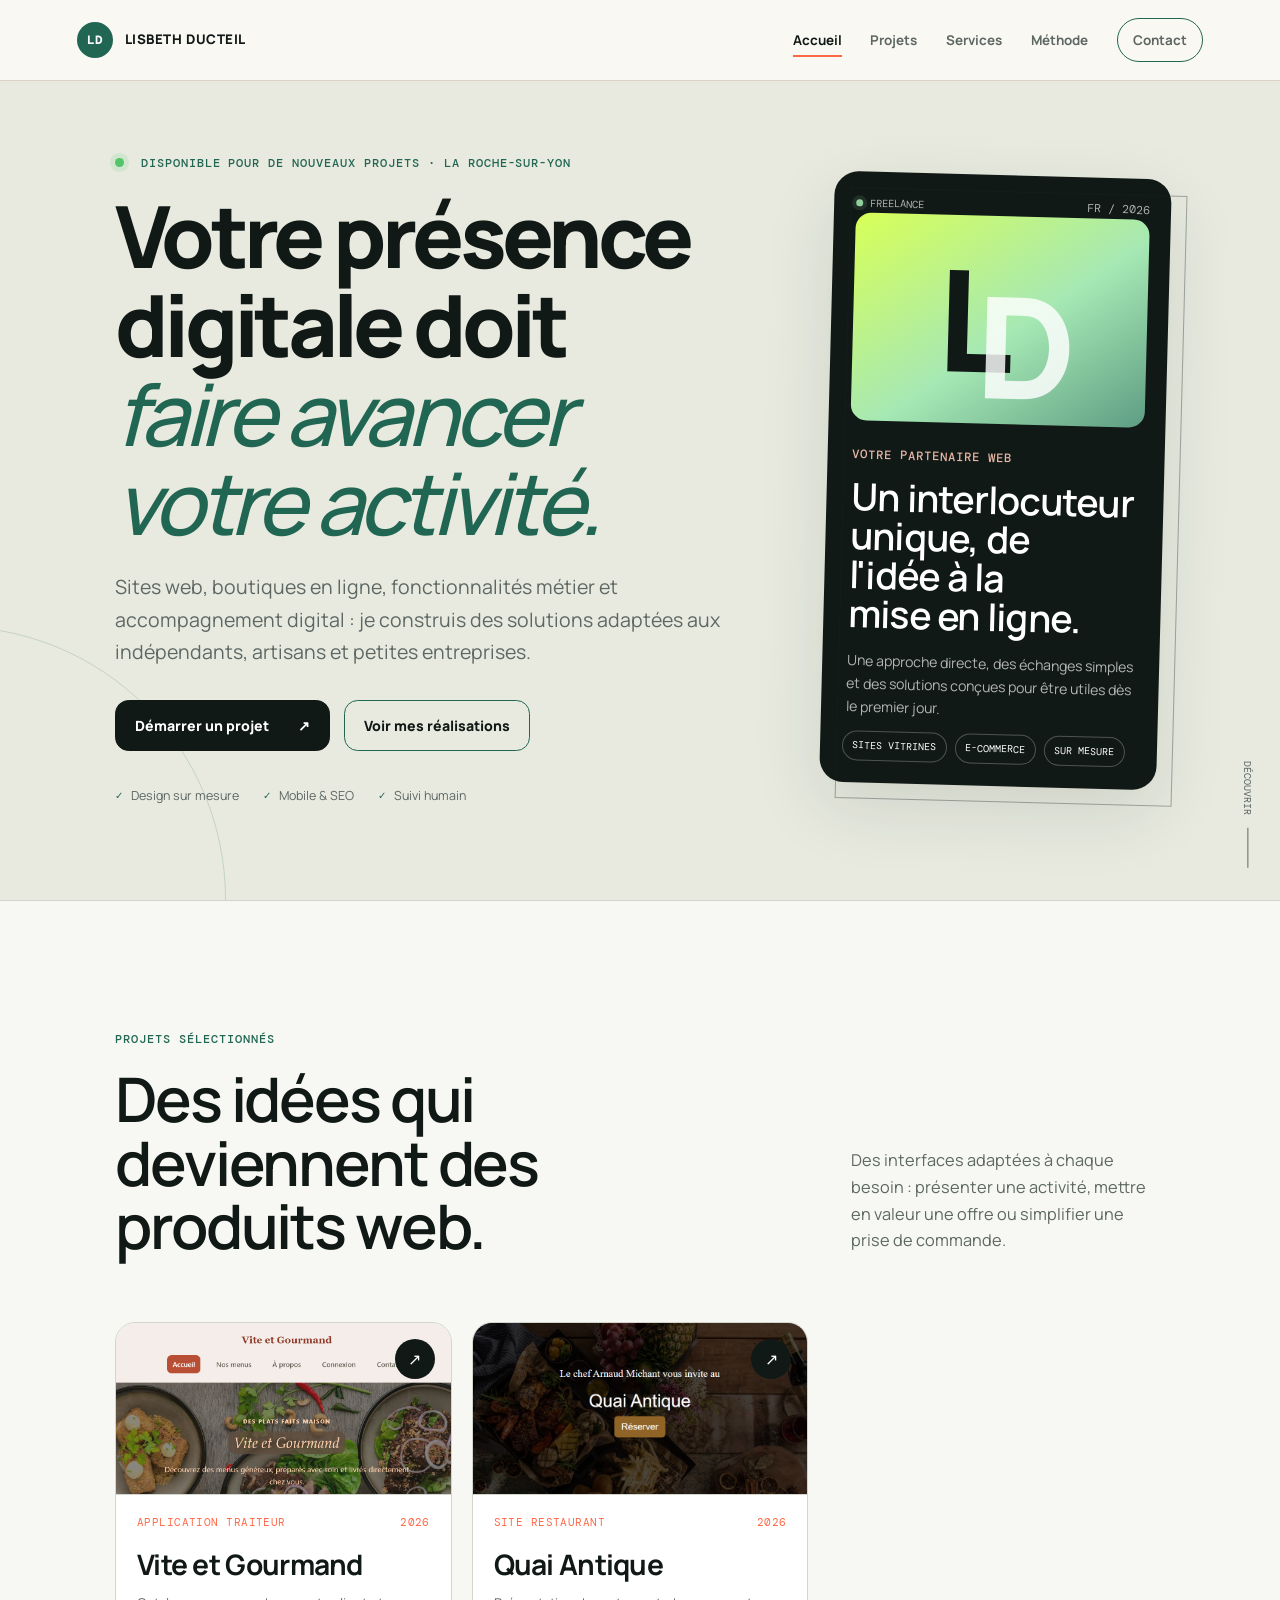
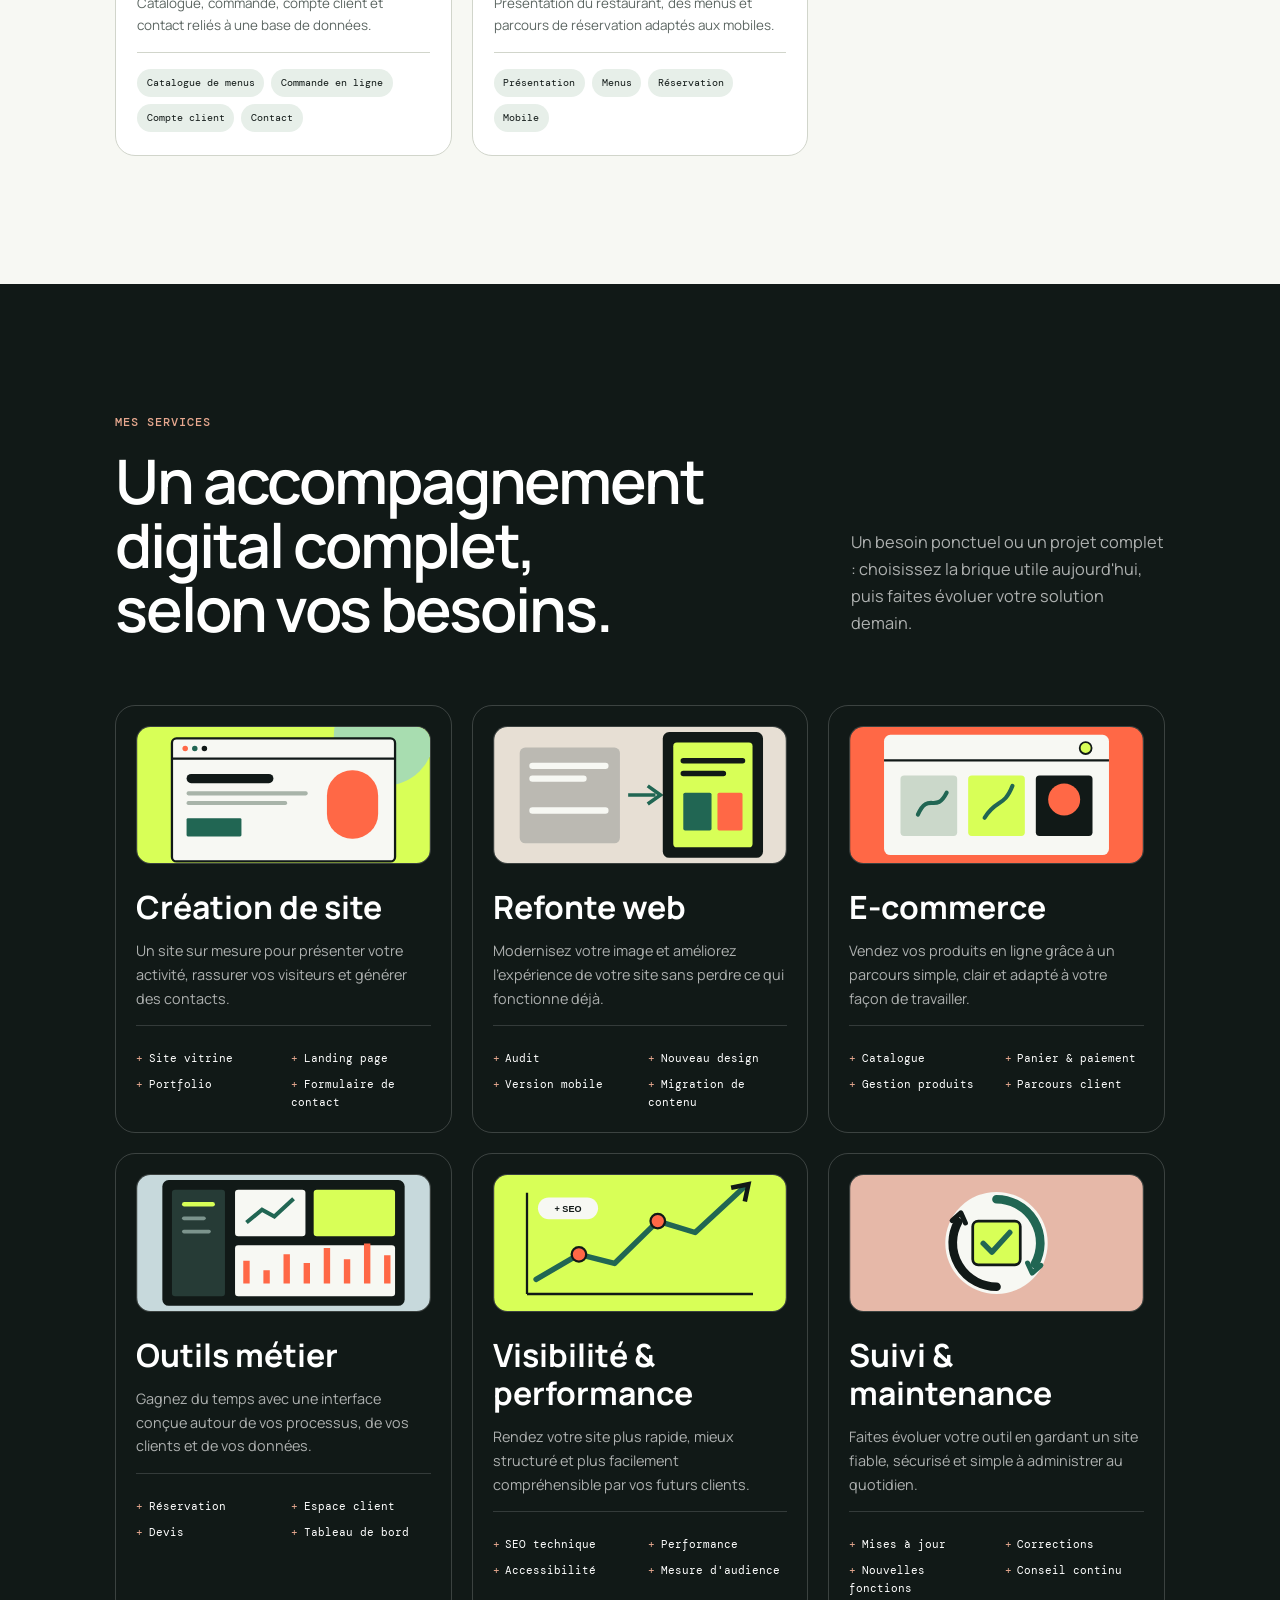
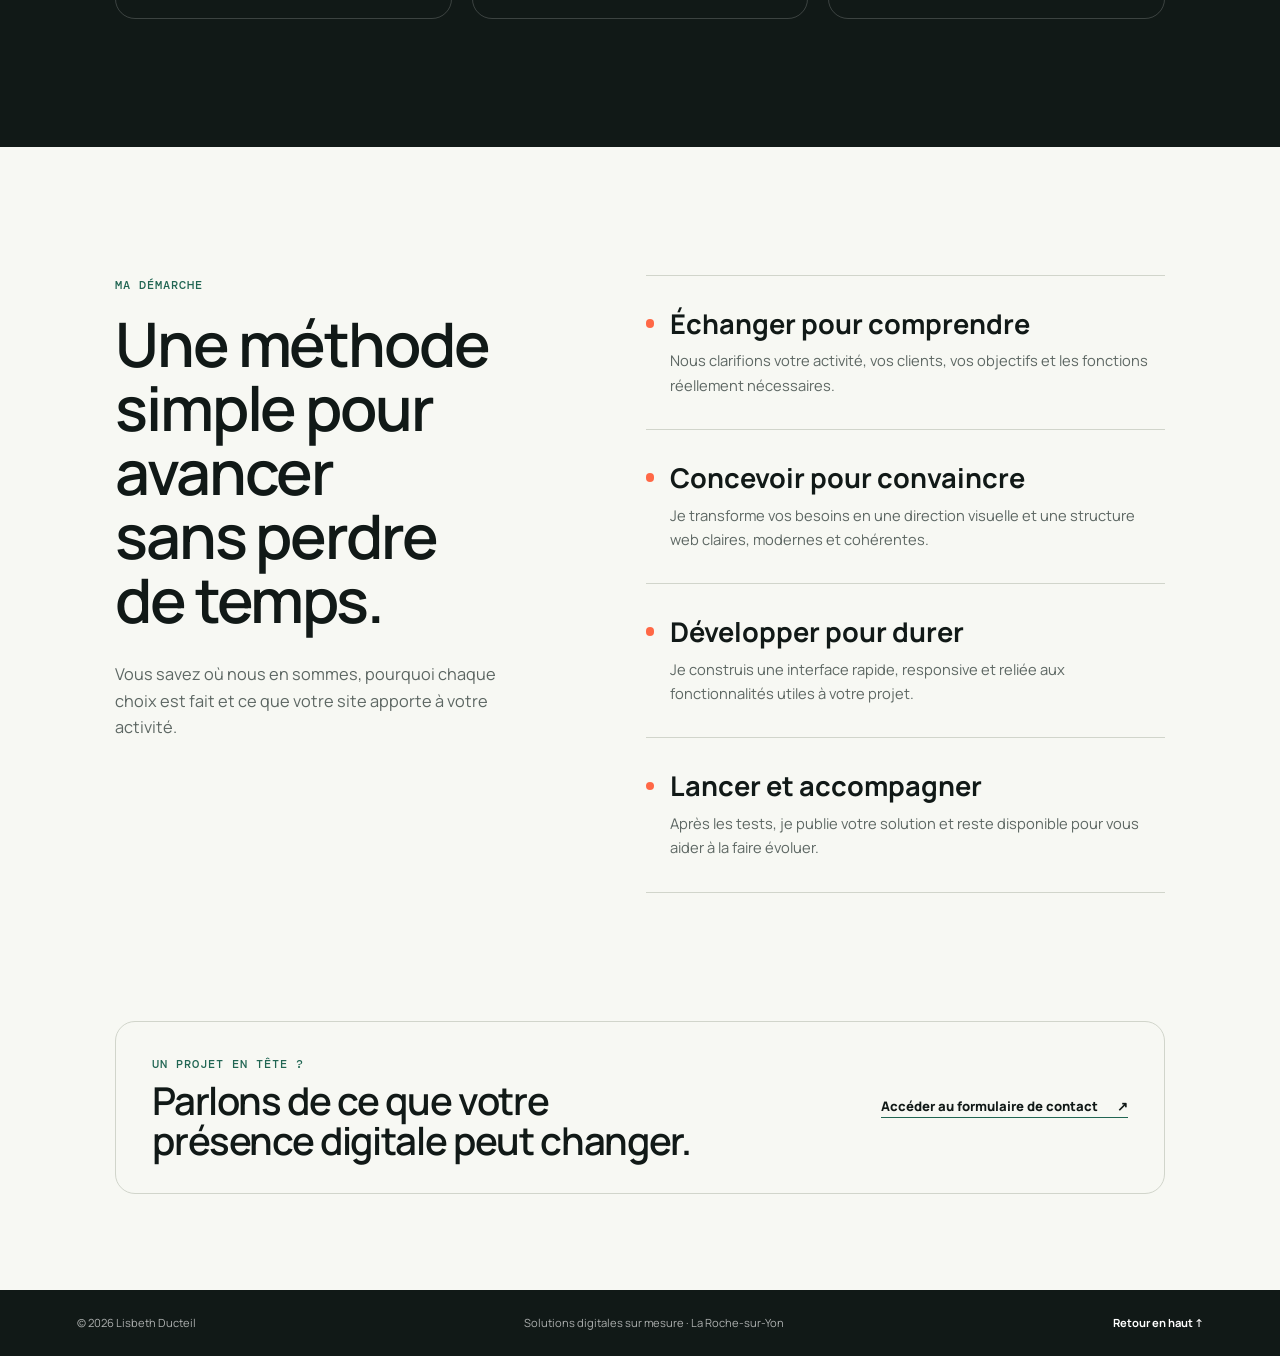
<file: index.html>
<!doctype html>
<html lang="fr">
<head>
  <meta charset="utf-8">
  <meta name="viewport" content="width=device-width, initial-scale=1">
  <meta name="description" content="Lisbeth Ducteil, développeuse web indépendante à La Roche-sur-Yon. Création de sites modernes, rapides et efficaces pour artisans, commerces et indépendants.">
  <meta name="theme-color" content="#111917">
  <title>Lisbeth Ducteil — Développeuse web indépendante</title>
  <link rel="preconnect" href="https://fonts.googleapis.com">
  <link rel="preconnect" href="https://fonts.gstatic.com" crossorigin>
  <link href="https://fonts.googleapis.com/css2?family=DM+Mono:wght@400;500&family=Fraunces:opsz,wght@9..144,500;9..144,600&family=Manrope:wght@400;500;600;700;800&display=swap" rel="stylesheet">
  <link rel="stylesheet" href="styles.css?v=20261124-3">
  <script src="script.js?v=20261124-3" defer></script>
</head>
<body>
  <a class="skip-link" href="#contenu">Aller au contenu</a>

  <header class="site-header">
    <div class="topbar">
      <a class="logo" href="#accueil" aria-label="Lisbeth Ducteil, retour à l'accueil">
        <span class="logo-mark" aria-hidden="true">LD</span>
        <span>Lisbeth Ducteil</span>
      </a>

      <button class="menu-toggle" type="button" aria-expanded="false" aria-controls="navigation-principale">
        <span class="menu-toggle-label">Menu</span>
        <span class="menu-icon" aria-hidden="true"><i></i><i></i></span>
      </button>

      <nav id="navigation-principale" class="navigation" aria-label="Navigation principale">
        <a href="#accueil">Accueil</a>
        <a href="#projets">Projets</a>
        <a href="#services">Services</a>
        <a href="#demarche">Méthode</a>
        <a class="nav-contact" href="contact.html">Contact</a>
      </nav>
    </div>
  </header>

  <main id="contenu">
    <section id="accueil" class="hero" aria-labelledby="titre-hero">
      <div class="hero-grid">
        <div class="hero-copy">
          <p class="eyebrow"><span class="availability-dot" aria-hidden="true"></span> Disponible pour de nouveaux projets · La Roche-sur-Yon</p>
          <h1 id="titre-hero">Votre présence digitale doit <em>faire avancer votre activité.</em></h1>
          <p class="hero-intro">Sites web, boutiques en ligne, fonctionnalités métier et accompagnement digital : je construis des solutions adaptées aux indépendants, artisans et petites entreprises.</p>
          <div class="hero-actions">
            <a class="button button-primary" href="contact.html#formulaire-contact">Démarrer un projet <span aria-hidden="true">↗</span></a>
            <a class="button button-secondary" href="#projets">Voir mes réalisations</a>
          </div>
          <ul class="hero-facts" aria-label="Informations clés">
            <li><span aria-hidden="true">✓</span> Design sur mesure</li>
            <li><span aria-hidden="true">✓</span> Mobile &amp; SEO</li>
            <li><span aria-hidden="true">✓</span> Suivi humain</li>
          </ul>
        </div>

        <aside class="profile-card" aria-label="Profil de Lisbeth Ducteil, développeuse web indépendante">
          <div class="profile-card-top">
            <span class="status"><i aria-hidden="true"></i> Freelance</span>
            <span class="mono">FR / 2026</span>
          </div>
          <div class="profile-initials" aria-hidden="true">
            <span>L</span><span>D</span>
          </div>
          <div class="profile-card-copy">
            <p class="eyebrow">Votre partenaire web</p>
            <h2>Un interlocuteur unique, de l'idée à la mise en ligne.</h2>
            <p>Une approche directe, des échanges simples et des solutions conçues pour être utiles dès le premier jour.</p>
          </div>
          <ul class="profile-tags" aria-label="Types de projets proposés">
            <li>Sites vitrines</li>
            <li>E-commerce</li>
            <li>Sur mesure</li>
          </ul>
        </aside>
      </div>
      <div class="scroll-hint" aria-hidden="true"><span>Découvrir</span><i></i></div>
    </section>

    <section id="projets" class="section projects-section" aria-labelledby="titre-projets">
      <div class="section-heading reveal">
        <div>
          <p class="eyebrow">Projets sélectionnés</p>
          <h2 id="titre-projets">Des idées qui deviennent des produits web.</h2>
        </div>
        <p>Des interfaces adaptées à chaque besoin : présenter une activité, mettre en valeur une offre ou simplifier une prise de commande.</p>
      </div>

      <div class="projects-grid">
        <a class="project-card project-featured reveal project-link" href="https://lightblue-yak-778177.hostingersite.com/" target="_blank" rel="noopener noreferrer" aria-label="Voir le site Vite et Gourmand dans un nouvel onglet">
          <div class="project-media">
            <img src="images/vite-et-gourmand.png" alt="" loading="lazy">
            <span class="project-open" aria-hidden="true">↗</span>
          </div>
          <div class="project-content">
            <div class="project-meta"><span>Application traiteur</span><span>2026</span></div>
            <h3>Vite et Gourmand</h3>
            <p class="project-summary">Catalogue, commande, compte client et contact reliés à une base de données.</p>
            <ul class="project-benefits" aria-label="Fonctionnalités proposées">
              <li>Catalogue de menus</li><li>Commande en ligne</li><li>Compte client</li><li>Contact</li>
            </ul>
          </div>
        </a>

        <a class="project-card reveal project-link" href="https://total-darkslateblue-goat-08.hostingersite.com/" target="_blank" rel="noopener noreferrer" aria-label="Voir le site Quai Antique dans un nouvel onglet">
          <div class="project-media">
            <img src="images/quai-antique.png" alt="Aperçu du site Quai Antique" loading="lazy">
            <span class="project-open" aria-hidden="true">↗</span>
          </div>
          <div class="project-content">
            <div class="project-meta"><span>Site restaurant</span><span>2026</span></div>
            <h3>Quai Antique</h3>
            <p class="project-summary">Présentation du restaurant, des menus et parcours de réservation adaptés aux mobiles.</p>
            <ul class="project-benefits" aria-label="Fonctionnalités proposées">
              <li>Présentation</li><li>Menus</li><li>Réservation</li><li>Mobile</li>
            </ul>
          </div>
        </a>
      </div>
    </section>

    <section id="services" class="skills-section" aria-labelledby="titre-competences">
      <div class="section">
        <div class="section-heading light reveal">
          <div>
            <p class="eyebrow">Mes services</p>
            <h2 id="titre-competences">Un accompagnement digital complet, selon vos besoins.</h2>
          </div>
          <p>Un besoin ponctuel ou un projet complet : choisissez la brique utile aujourd'hui, puis faites évoluer votre solution demain.</p>
        </div>

        <div class="skills-grid">
          <article class="skill-card reveal">
            <div class="service-visual"><img src="images/service-site.svg" alt=""></div>
            <h3>Création de site</h3>
            <p>Un site sur mesure pour présenter votre activité, rassurer vos visiteurs et générer des contacts.</p>
            <ul><li>Site vitrine</li><li>Landing page</li><li>Portfolio</li><li>Formulaire de contact</li></ul>
          </article>
          <article class="skill-card reveal">
            <div class="service-visual"><img src="images/service-refonte.svg" alt=""></div>
            <h3>Refonte web</h3>
            <p>Modernisez votre image et améliorez l'expérience de votre site sans perdre ce qui fonctionne déjà.</p>
            <ul><li>Audit</li><li>Nouveau design</li><li>Version mobile</li><li>Migration de contenu</li></ul>
          </article>
          <article class="skill-card reveal">
            <div class="service-visual"><img src="images/service-commerce.svg" alt=""></div>
            <h3>E-commerce</h3>
            <p>Vendez vos produits en ligne grâce à un parcours simple, clair et adapté à votre façon de travailler.</p>
            <ul><li>Catalogue</li><li>Panier & paiement</li><li>Gestion produits</li><li>Parcours client</li></ul>
          </article>
          <article class="skill-card reveal">
            <div class="service-visual"><img src="images/service-outil.svg" alt=""></div>
            <h3>Outils métier</h3>
            <p>Gagnez du temps avec une interface conçue autour de vos processus, de vos clients et de vos données.</p>
            <ul><li>Réservation</li><li>Espace client</li><li>Devis</li><li>Tableau de bord</li></ul>
          </article>
          <article class="skill-card reveal">
            <div class="service-visual"><img src="images/service-visibilite.svg" alt=""></div>
            <h3>Visibilité & performance</h3>
            <p>Rendez votre site plus rapide, mieux structuré et plus facilement compréhensible par vos futurs clients.</p>
            <ul><li>SEO technique</li><li>Performance</li><li>Accessibilité</li><li>Mesure d'audience</li></ul>
          </article>
          <article class="skill-card reveal">
            <div class="service-visual"><img src="images/service-suivi.svg" alt=""></div>
            <h3>Suivi & maintenance</h3>
            <p>Faites évoluer votre outil en gardant un site fiable, sécurisé et simple à administrer au quotidien.</p>
            <ul><li>Mises à jour</li><li>Corrections</li><li>Nouvelles fonctions</li><li>Conseil continu</li></ul>
          </article>
        </div>
      </div>
    </section>

    <section id="demarche" class="section process-section" aria-labelledby="titre-demarche">
      <div class="process-intro reveal">
        <p class="eyebrow">Ma démarche</p>
        <h2 id="titre-demarche">Une méthode simple pour avancer sans perdre de temps.</h2>
        <p>Vous savez où nous en sommes, pourquoi chaque choix est fait et ce que votre site apporte à votre activité.</p>
      </div>
      <div class="process-steps">
        <article class="reveal"><h3>Échanger pour comprendre</h3><p>Nous clarifions votre activité, vos clients, vos objectifs et les fonctions réellement nécessaires.</p></article>
        <article class="reveal"><h3>Concevoir pour convaincre</h3><p>Je transforme vos besoins en une direction visuelle et une structure web claires, modernes et cohérentes.</p></article>
        <article class="reveal"><h3>Développer pour durer</h3><p>Je construis une interface rapide, responsive et reliée aux fonctionnalités utiles à votre projet.</p></article>
        <article class="reveal"><h3>Lancer et accompagner</h3><p>Après les tests, je publie votre solution et reste disponible pour vous aider à la faire évoluer.</p></article>
      </div>
    </section>

    <aside class="contact-teaser" aria-labelledby="titre-contact-rappel">
      <div>
        <p class="eyebrow">Un projet en tête ?</p>
        <h2 id="titre-contact-rappel">Parlons de ce que votre présence digitale peut changer.</h2>
      </div>
      <a class="text-link" href="contact.html#formulaire-contact">Accéder au formulaire de contact <span aria-hidden="true">↗</span></a>
    </aside>
  </main>

  <footer class="site-footer">
    <div class="footer-inner">
      <p>© <span id="annee">2026</span> Lisbeth Ducteil</p>
      <p>Solutions digitales sur mesure · La Roche-sur-Yon</p>
      <a href="#accueil">Retour en haut <span aria-hidden="true">↑</span></a>
    </div>
  </footer>
</body>
</html>
</file>
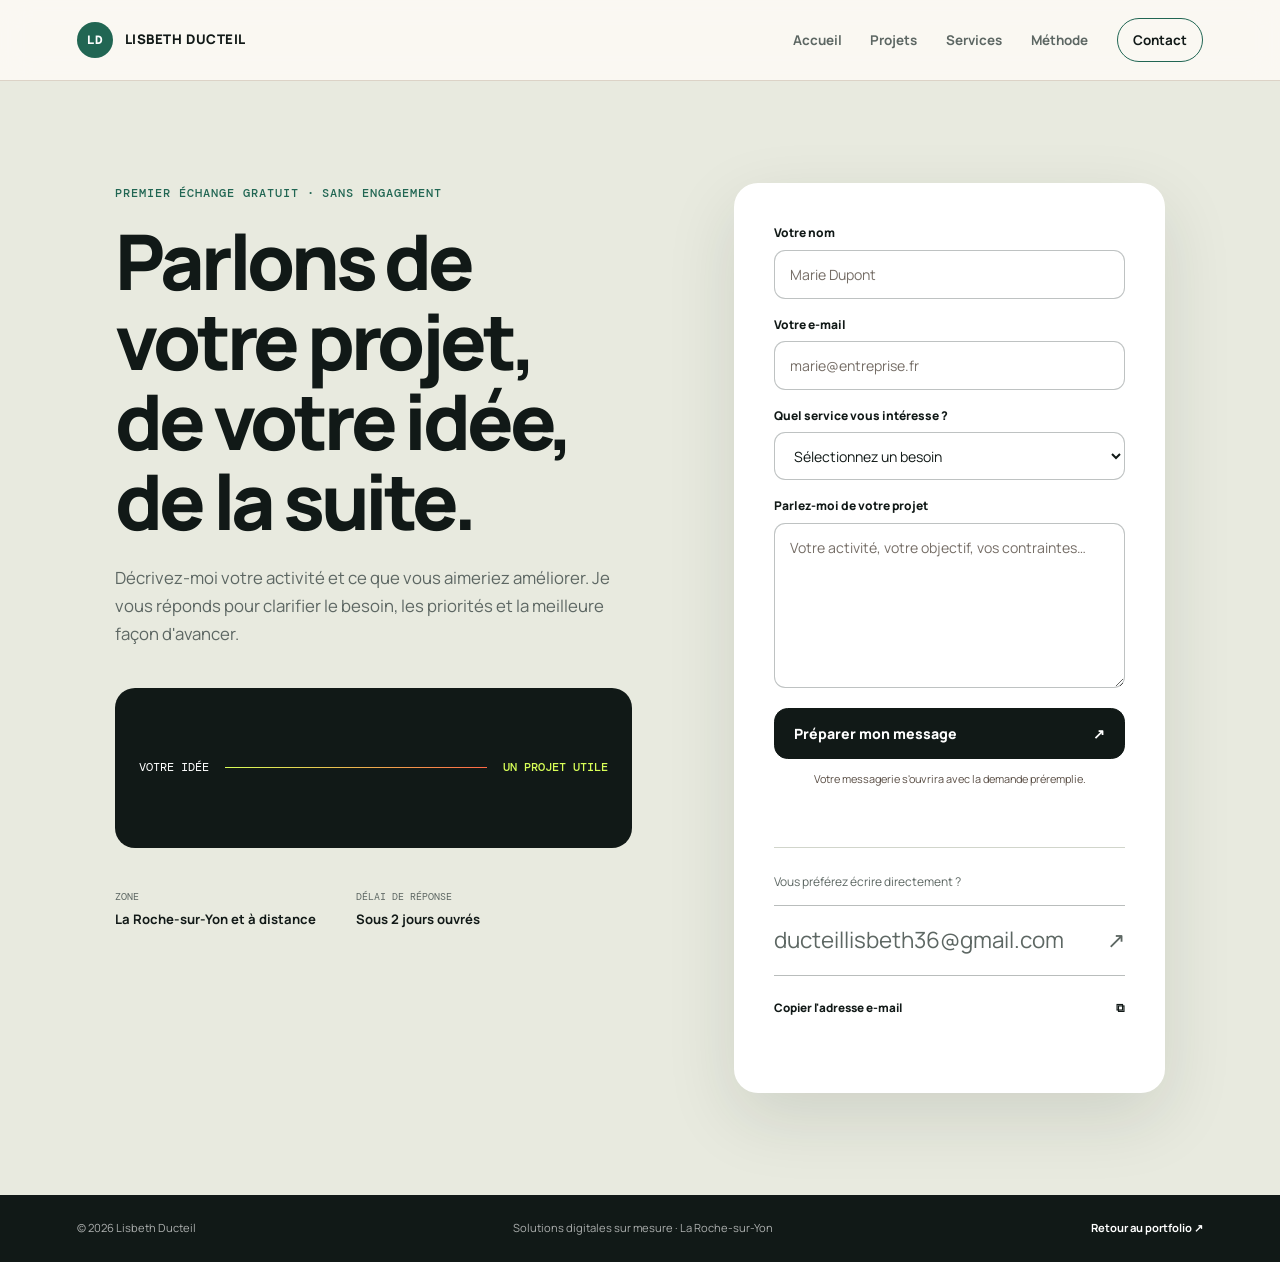
<file: contact.html>
<!doctype html>
<html lang="fr">
<head>
  <meta charset="utf-8">
  <meta name="viewport" content="width=device-width, initial-scale=1">
  <meta name="description" content="Contactez Lisbeth Ducteil pour parler de votre site web, de votre boutique en ligne ou de votre projet digital. Premier échange gratuit.">
  <meta name="theme-color" content="#111917">
  <title>Contact — Lisbeth Ducteil</title>
  <link rel="preconnect" href="https://fonts.googleapis.com">
  <link rel="preconnect" href="https://fonts.gstatic.com" crossorigin>
  <link href="https://fonts.googleapis.com/css2?family=DM+Mono:wght@400;500&family=Manrope:wght@400;500;600;700;800&display=swap" rel="stylesheet">
  <link rel="stylesheet" href="styles.css?v=20261124-3">
  <script src="script.js?v=20261124-3" defer></script>
</head>
<body class="contact-page">
  <a class="skip-link" href="#contenu">Aller au contenu</a>
  <header class="site-header">
    <div class="topbar">
      <a class="logo" href="index.html" aria-label="Lisbeth Ducteil, retour à l'accueil">
        <span class="logo-mark" aria-hidden="true">LD</span>
        <span>Lisbeth Ducteil</span>
      </a>
      <button class="menu-toggle" type="button" aria-expanded="false" aria-controls="navigation-principale">
        <span class="menu-toggle-label">Menu</span>
        <span class="menu-icon" aria-hidden="true"><i></i><i></i></span>
      </button>
      <nav id="navigation-principale" class="navigation" aria-label="Navigation principale">
        <a href="index.html">Accueil</a>
        <a href="index.html#projets">Projets</a>
        <a href="index.html#services">Services</a>
        <a href="index.html#demarche">Méthode</a>
        <a class="nav-contact active" href="contact.html" aria-current="page">Contact</a>
      </nav>
    </div>
  </header>

  <main id="contenu" class="contact-page-main">
    <section class="contact-hero" aria-labelledby="titre-contact-page">
      <div class="contact-page-intro reveal">
        <p class="eyebrow">Premier échange gratuit · Sans engagement</p>
        <h1 id="titre-contact-page">Parlons de votre projet, de votre idée, de la suite.</h1>
        <p>Décrivez-moi votre activité et ce que vous aimeriez améliorer. Je vous réponds pour clarifier le besoin, les priorités et la meilleure façon d'avancer.</p>
        <div class="contact-visual" aria-hidden="true">
          <span>Votre idée</span><i></i><strong>Un projet utile</strong>
        </div>
        <dl class="contact-infos">
          <div><dt>Zone</dt><dd>La Roche-sur-Yon et à distance</dd></div>
          <div><dt>Délai de réponse</dt><dd>Sous 2 jours ouvrés</dd></div>
        </dl>
      </div>

      <div class="contact-panel reveal">
        <form class="contact-form" id="formulaire-contact">
          <div class="form-row">
            <label for="nom">Votre nom</label>
            <input id="nom" name="nom" type="text" autocomplete="name" placeholder="Marie Dupont" required>
          </div>
          <div class="form-row">
            <label for="email">Votre e-mail</label>
            <input id="email" name="email" type="email" autocomplete="email" placeholder="marie@entreprise.fr" required>
          </div>
          <div class="form-row">
            <label for="projet">Quel service vous intéresse ?</label>
            <select id="projet" name="projet" required>
              <option value="" selected disabled>Sélectionnez un besoin</option>
              <option>Création de site</option>
              <option>Refonte web</option>
              <option>Boutique en ligne</option>
              <option>Outil métier sur mesure</option>
              <option>Visibilité et performance</option>
              <option>Maintenance et suivi</option>
              <option>Je ne sais pas encore</option>
            </select>
          </div>
          <div class="form-row">
            <label for="message">Parlez-moi de votre projet</label>
            <textarea id="message" name="message" rows="6" placeholder="Votre activité, votre objectif, vos contraintes…" minlength="20" required></textarea>
          </div>
          <button class="button button-primary form-submit" type="submit">Préparer mon message <span aria-hidden="true">↗</span></button>
          <p class="form-note">Votre messagerie s'ouvrira avec la demande préremplie.</p>
          <p class="form-feedback" aria-live="polite"></p>
        </form>
        <div class="direct-contact">
          <span>Vous préférez écrire directement ?</span>
          <a class="contact-email" href="mailto:ducteillisbeth36@gmail.com?subject=Parlons%20de%20mon%20projet%20digital">ducteillisbeth36@gmail.com <span aria-hidden="true">↗</span></a>
          <button class="copy-email" type="button" data-copy-email="ducteillisbeth36@gmail.com">
            <span>Copier l'adresse e-mail</span><span aria-hidden="true">⧉</span>
          </button>
          <p class="copy-feedback" aria-live="polite"></p>
        </div>
      </div>
    </section>
  </main>

  <footer class="site-footer">
    <div class="footer-inner">
      <p>© <span id="annee">2026</span> Lisbeth Ducteil</p>
      <p>Solutions digitales sur mesure · La Roche-sur-Yon</p>
      <a href="index.html">Retour au portfolio <span aria-hidden="true">↗</span></a>
    </div>
  </footer>
</body>
</html>
</file>
<file: styles.css>
:root {
  --ink: #111917;
  --muted: #5d6763;
  --paper: #f7f8f3;
  --sand: #e8eadf;
  --line: #d1d5cb;
  --green: #216653;
  --green-dark: #111917;
  --coral: #ff6846;
  --lime: #d8ff57;
  --white: #ffffff;
  --serif: "Manrope", sans-serif;
  --sans: "Manrope", sans-serif;
  --mono: "DM Mono", monospace;
  --shadow: 0 24px 70px rgba(23, 39, 36, .12);
}

* { box-sizing: border-box; }
html { scroll-behavior: smooth; scroll-padding-top: 6rem; }
html, body { max-width: 100%; overflow-x: clip; }
body { margin: 0; background: var(--paper); color: var(--ink); font-family: var(--sans); line-height: 1.65; }
body.menu-open { overflow: hidden; }
a { color: inherit; }
img { display: block; max-width: 100%; }
button { color: inherit; font: inherit; }
h1, h2, h3, p { margin-top: 0; }
h1, h2, h3 { text-wrap: balance; }
h1, h2 { font-family: var(--serif); font-weight: 600; line-height: 1.04; letter-spacing: -.035em; }
h1 { max-width: 900px; margin-bottom: 1.5rem; font-size: clamp(3.2rem, 6.7vw, 6rem); font-weight: 800; letter-spacing: -.055em; }
h2 { margin-bottom: 0; font-size: clamp(2.35rem, 4.8vw, 4.25rem); }
h3 { margin-bottom: .8rem; font-size: 1.45rem; line-height: 1.2; }
ul { margin: 0; }

.sr-only { position: absolute; width: 1px; height: 1px; overflow: hidden; clip: rect(0, 0, 0, 0); white-space: nowrap; }
.skip-link { position: fixed; z-index: 100; top: .75rem; left: .75rem; padding: .7rem 1rem; background: var(--ink); color: var(--white); transform: translateY(-160%); }
.skip-link:focus { transform: translateY(0); }
.mono { font-family: var(--mono); font-size: .72rem; }
.eyebrow { margin-bottom: 1.1rem; color: var(--green); font-family: var(--mono); font-size: .76rem; font-weight: 500; letter-spacing: .08em; text-transform: uppercase; }

.site-header { position: sticky; z-index: 50; top: 0; background: rgba(250, 248, 242, .92); border-bottom: 1px solid rgba(215, 205, 192, .85); backdrop-filter: blur(14px); }
.topbar { display: flex; min-height: 5rem; width: min(88%, 1240px); margin: auto; align-items: center; justify-content: space-between; }
.logo { display: inline-flex; align-items: center; gap: .75rem; font-size: .83rem; font-weight: 800; letter-spacing: .04em; text-decoration: none; text-transform: uppercase; }
.logo-mark { display: grid; width: 2.25rem; height: 2.25rem; border-radius: 50%; background: var(--green); color: var(--white); font-family: var(--mono); font-size: .72rem; place-items: center; }
.navigation { display: flex; align-items: center; gap: 1.8rem; }
.navigation a { position: relative; color: var(--muted); font-size: .84rem; font-weight: 700; text-decoration: none; }
.navigation a:not(.nav-contact)::after { position: absolute; right: 0; bottom: -.4rem; left: 0; height: 2px; background: var(--coral); content: ""; transform: scaleX(0); transform-origin: right; transition: transform .25s ease; }
.navigation a:hover, .navigation a:focus-visible, .navigation a.active { color: var(--ink); }
.navigation a:hover::after, .navigation a:focus-visible::after, .navigation a.active::after { transform: scaleX(1); transform-origin: left; }
.nav-contact { padding: .65rem .95rem; border: 1px solid var(--green); border-radius: 999px; }
.menu-toggle { display: none; border: 0; background: none; cursor: pointer; }

.hero { position: relative; min-height: calc(100vh - 5rem); overflow: hidden; background: var(--sand); border-bottom: 1px solid var(--line); }
.hero::before { position: absolute; width: 34rem; height: 34rem; border: 1px solid rgba(33, 102, 83, .18); border-radius: 50%; content: ""; left: -20rem; bottom: -17rem; }
.hero-grid { display: grid; width: min(82%, 1240px); min-height: calc(100vh - 8.5rem); margin: auto; padding: 4.5rem 0 5.5rem; grid-template-columns: minmax(0, 1.2fr) minmax(320px, .65fr); align-items: center; gap: clamp(3rem, 7vw, 6rem); }
.hero-copy { position: relative; z-index: 1; }
.hero h1 em { color: var(--green); font-weight: 500; }
.availability-dot { display: inline-block; width: .55rem; height: .55rem; margin-right: .55rem; border-radius: 50%; background: #52c56a; box-shadow: 0 0 0 5px rgba(82,197,106,.14); }
.hero-intro { max-width: 690px; margin-bottom: 0; color: var(--muted); font-size: clamp(1.05rem, 1.8vw, 1.22rem); }
.hero-actions { display: flex; flex-wrap: wrap; gap: .85rem; margin-top: 2rem; }
.button { display: inline-flex; min-height: 3.2rem; padding: .8rem 1.2rem; align-items: center; justify-content: center; gap: 1.8rem; border: 1px solid var(--green); border-radius: .85rem; font-size: .88rem; font-weight: 800; text-decoration: none; transition: transform .2s ease, background .2s ease, color .2s ease; }
.button:hover, .button:focus-visible { transform: translateY(-3px); }
.button-primary { border-color: var(--ink); background: var(--ink); color: var(--white); }
.button-primary:hover, .button-primary:focus-visible { background: var(--green); }
.button-secondary:hover, .button-secondary:focus-visible { background: var(--white); }
.hero-facts { display: flex; flex-wrap: wrap; gap: 1.5rem; margin-top: 2.2rem; padding: 0; color: var(--muted); font-size: .78rem; list-style: none; }
.hero-facts li { display: flex; align-items: center; gap: .5rem; }
.hero-facts li span { color: var(--green); font-family: var(--mono); font-size: .64rem; }

.profile-card { position: relative; padding: 1.35rem; border-radius: 1.5rem; background: var(--green-dark); box-shadow: var(--shadow); color: var(--white); transform: rotate(1.5deg); }
.profile-card:hover { transform: rotate(0); }
.profile-card::after { position: absolute; z-index: -1; inset: 1rem -1rem -1rem 1rem; border: 1px solid rgba(23, 39, 36, .35); content: ""; }
.profile-card-top { display: flex; justify-content: space-between; color: rgba(255,255,255,.65); font-family: var(--mono); font-size: .65rem; text-transform: uppercase; }
.status { display: inline-flex; align-items: center; gap: .45rem; }
.status i { width: .45rem; height: .45rem; border-radius: 50%; background: #8fcf9b; box-shadow: 0 0 0 4px rgba(143,207,155,.12); }
.profile-initials { display: flex; height: 13rem; padding: 2rem 1rem; align-items: center; justify-content: center; overflow: hidden; border-radius: 1rem; background: linear-gradient(145deg, var(--lime), #a6e8b4 55%, #5e9d83); color: var(--green-dark); font-family: var(--serif); font-size: clamp(6rem, 11vw, 10rem); font-weight: 800; letter-spacing: -.18em; line-height: 1; }
.profile-initials span:last-child { color: rgba(255,255,255,.82); transform: translate(-.08em, .18em); }
.profile-card-copy { padding: 1.5rem .2rem .8rem; }
.profile-card-copy .eyebrow { margin-bottom: .75rem; color: #e6b6a5; }
.profile-card-copy h2 { margin-bottom: 1rem; font-size: clamp(1.7rem, 3vw, 2.35rem); letter-spacing: -.02em; }
.profile-card-copy p:last-child { margin-bottom: 0; color: rgba(255,255,255,.68); font-size: .88rem; }
.profile-tags { display: flex; flex-wrap: wrap; gap: .5rem; padding: 0; list-style: none; }
.profile-tags li { padding: .35rem .6rem; border: 1px solid rgba(255,255,255,.25); border-radius: 999px; font-family: var(--mono); font-size: .62rem; text-transform: uppercase; }
.scroll-hint { position: absolute; right: 2rem; bottom: 1.5rem; display: flex; align-items: center; gap: .8rem; color: var(--muted); font-family: var(--mono); font-size: .65rem; text-transform: uppercase; transform: rotate(90deg); transform-origin: right; }
.scroll-hint i { display: block; width: 2.5rem; height: 1px; background: var(--muted); }

.section { width: min(82%, 1240px); margin: auto; padding: clamp(5rem, 10vw, 8.5rem) 0; }
.section-heading { display: grid; grid-template-columns: minmax(0, 1.15fr) minmax(260px, .55fr); gap: 5rem; margin-bottom: 4rem; align-items: end; }
.section-heading > *, .project-card, .skill-card, .contact-inner > * { min-width: 0; }
.section-heading > p { margin-bottom: .25rem; color: var(--muted); font-size: 1.02rem; }
.projects-grid { display: grid; gap: 1.25rem; grid-template-columns: repeat(3, minmax(0, 1fr)); align-items: start; }
.project-card { overflow: hidden; border: 1px solid var(--line); border-radius: 1.25rem; background: var(--white); transition: box-shadow .3s ease, transform .3s ease; }
.project-link { display: block; color: inherit; text-decoration: none; }
.project-card:hover { box-shadow: var(--shadow); transform: translateY(-5px); }
.project-featured { margin-top: 0; }
.project-media { position: relative; overflow: hidden; aspect-ratio: 16 / 8.2; background: var(--sand); border-bottom: 1px solid var(--line); }
.project-media img { width: 100%; height: 100%; object-fit: cover; object-position: top; transition: transform .6s ease; }
.project-card:hover img { transform: scale(1.025); }
.project-number { position: absolute; top: 1rem; right: 1rem; display: grid; width: 2.5rem; height: 2.5rem; border-radius: 50%; background: var(--paper); color: var(--ink); font-family: var(--mono); font-size: .66rem; place-items: center; }
.project-placeholder { display: flex; padding: 2rem; align-items: center; justify-content: center; flex-direction: column; background: #cfd8c5; color: #183e35; font-family: var(--serif); text-align: center; }
.restaurant-line { width: 2rem; height: 1px; margin-bottom: 1rem; background: var(--coral); }
.restaurant-name { font-size: clamp(3rem, 7vw, 5.5rem); font-weight: 800; letter-spacing: -.075em; line-height: .78; }
.restaurant-caption { margin-top: 1.2rem; color: var(--muted); font-family: var(--mono); font-size: .62rem; letter-spacing: .15em; text-transform: uppercase; }
.project-content { padding: 1.2rem 1.3rem 1.4rem; }
.project-meta { display: flex; margin-bottom: 1rem; justify-content: space-between; color: var(--coral); font-family: var(--mono); font-size: .68rem; letter-spacing: .04em; text-transform: uppercase; }
.project-content h3 { margin-bottom: .65rem; font-family: var(--serif); font-size: clamp(1.55rem, 2.2vw, 2rem); letter-spacing: -.025em; }
.project-summary { margin-bottom: 1rem; color: var(--muted); font-size: .84rem; }
.project-open { position: absolute; top: 1rem; right: 1rem; display: grid; width: 2.5rem; height: 2.5rem; border-radius: 50%; background: var(--ink); color: var(--white); font-size: 1rem; place-items: center; transition: transform .25s ease; }
.project-link:hover .project-open, .project-link:focus-visible .project-open { transform: rotate(45deg); }
.project-highlights { display: grid; gap: .45rem; margin: 1.3rem 0; padding: 0; color: var(--ink); font-size: .83rem; list-style: none; }
.project-highlights li::before { margin-right: .6rem; color: var(--coral); content: "—"; }
.project-benefits { display: flex; flex-wrap: wrap; gap: .45rem; padding: 1rem 0 0; border-top: 1px solid var(--line); list-style: none; }
.project-benefits li { padding: .35rem .6rem; border-radius: 999px; background: #e7efe9; color: var(--green-dark); font-family: var(--mono); font-size: .63rem; }
.text-link { display: inline-flex; margin-top: 1.5rem; gap: 1.2rem; border-bottom: 1px solid var(--green); color: var(--green-dark); font-size: .82rem; font-weight: 800; text-decoration: none; }

.skills-section { background: var(--green-dark); color: var(--white); }
.section-heading.light .eyebrow { color: #e7a88f; }
.section-heading.light > p { color: rgba(255,255,255,.66); }
.skills-grid { display: grid; width: 100%; min-width: 0; grid-template-columns: repeat(3, minmax(0, 1fr)); gap: 1.25rem; }
.skill-card { position: relative; min-width: 0; padding: 1.25rem; min-height: 0; border: 1px solid rgba(255,255,255,.18); border-radius: 1.25rem; transition: background .25s ease, transform .25s ease; }
.skill-card:hover { background: rgba(255,255,255,.045); transform: translateY(-4px); }
.service-visual { width: 100%; margin: 0 0 1.5rem; overflow: hidden; aspect-ratio: 16 / 7.5; border: 1px solid rgba(255,255,255,.14); border-radius: .9rem; background: rgba(255,255,255,.04); }
.service-visual img { width: 100%; height: 100%; object-fit: cover; transition: transform .45s ease; }
.skill-card:hover .service-visual img { transform: scale(1.04); }
.skill-card h3 { overflow-wrap: anywhere; font-family: var(--serif); font-size: 2rem; }
.skill-card p { color: rgba(255,255,255,.66); font-size: .9rem; }
.skill-card ul { display: grid; grid-template-columns: 1fr 1fr; gap: .55rem 1rem; padding: 1.5rem 0 0; border-top: 1px solid rgba(255,255,255,.15); font-family: var(--mono); font-size: .67rem; list-style: none; }
.skill-card li::before { margin-right: .35rem; color: #e7a88f; content: "+"; }

.process-section { display: grid; grid-template-columns: minmax(0, .8fr) minmax(0, 1fr); gap: clamp(4rem, 9vw, 8rem); }
.process-intro { position: sticky; top: 8rem; height: fit-content; }
.process-intro h2 { margin-bottom: 1.8rem; }
.process-intro > p:last-child { max-width: 520px; color: var(--muted); font-size: 1.02rem; }
.process-steps { margin: 0; padding: 0; border-top: 1px solid var(--line); list-style: none; }
.process-steps article { position: relative; padding: 2rem 0 2rem 1.5rem; border-bottom: 1px solid var(--line); }
.process-steps article::before { position: absolute; top: 2.7rem; left: 0; width: .55rem; height: .55rem; border-radius: 50%; background: var(--coral); content: ""; }
.process-steps h3 { margin-bottom: .5rem; font-family: var(--serif); font-size: 1.7rem; }
.process-steps p { margin-bottom: 0; color: var(--muted); font-size: .92rem; }

.contact-teaser { display: flex; width: min(82%, 1176px); margin: 0 auto 6rem; padding: 2rem 2.25rem; align-items: center; justify-content: space-between; gap: 3rem; border: 1px solid var(--line); border-radius: 1.25rem; }
.contact-teaser .eyebrow { margin-bottom: .45rem; }
.contact-teaser h2 { max-width: 760px; font-size: clamp(1.6rem, 3vw, 2.7rem); }
.contact-teaser .text-link { flex-shrink: 0; margin: 0; }
.contact-form { display: grid; gap: 1rem; margin-bottom: 2rem; padding: clamp(1.2rem, 3vw, 1.75rem); scroll-margin-top: 6rem; background: rgba(255,255,255,.55); border: 1px solid rgba(23,39,36,.22); }
.form-row { display: grid; gap: .4rem; }
.form-row label { color: var(--ink); font-size: .75rem; font-weight: 800; }
.form-row input, .form-row select, .form-row textarea { width: 100%; min-height: 3rem; padding: .75rem .9rem; border: 1px solid rgba(23,39,36,.28); border-radius: .7rem; background: rgba(255,255,255,.75); color: var(--ink); font: inherit; font-size: .88rem; }
.form-row textarea { min-height: 8rem; resize: vertical; }
.form-row input::placeholder, .form-row textarea::placeholder { color: #756d66; opacity: 1; }
.form-row input:focus, .form-row select:focus, .form-row textarea:focus { border-color: var(--green-dark); outline: 2px solid rgba(17,25,23,.2); outline-offset: 1px; }
.form-submit { width: 100%; margin-top: .25rem; justify-content: space-between; cursor: pointer; }
.form-note { margin: -.3rem 0 0; color: #584c43; font-size: .68rem; text-align: center; }
.form-feedback { min-height: 1.2rem; margin: -.5rem 0 0; color: var(--green-dark); font-size: .72rem; font-weight: 700; text-align: center; }
.contact-email { display: flex; padding: 1rem 0; align-items: center; justify-content: space-between; border-top: 1px solid rgba(23,39,36,.3); border-bottom: 1px solid rgba(23,39,36,.3); font-family: var(--serif); font-size: clamp(1.05rem, 2vw, 1.4rem); text-decoration: none; }
.copy-email { display: flex; width: 100%; margin-top: .8rem; padding: .65rem 0; justify-content: space-between; border: 0; background: transparent; color: var(--green-dark); font-size: .73rem; font-weight: 800; cursor: pointer; }
.copy-feedback { min-height: 1.5rem; margin: 0 !important; color: var(--green-dark) !important; font-size: .72rem !important; }

.contact-page-main { background: var(--sand); }
.contact-hero { display: grid; width: min(82%, 1240px); min-height: calc(100vh - 5rem); margin: auto; padding: clamp(4rem, 8vw, 7rem) 0; grid-template-columns: minmax(0, .9fr) minmax(320px, .75fr); gap: clamp(3rem, 8vw, 7rem); align-items: start; }
.contact-page-intro { position: sticky; top: 8rem; }
.contact-page-intro h1 { max-width: 720px; font-size: clamp(3rem, 6vw, 5.4rem); }
.contact-page-intro > p:not(.eyebrow) { max-width: 620px; color: var(--muted); font-size: 1.05rem; }
.contact-visual { display: grid; min-height: 10rem; margin: 2.5rem 0; padding: 1.5rem; align-items: center; grid-template-columns: auto 1fr auto; gap: 1rem; border-radius: 1.25rem; background: var(--green-dark); color: var(--white); font-family: var(--mono); font-size: .72rem; text-transform: uppercase; }
.contact-visual i { height: 1px; background: linear-gradient(90deg, var(--lime), var(--coral)); }
.contact-visual strong { color: var(--lime); font-weight: 500; }
.contact-infos { display: flex; gap: 2.5rem; margin: 0; }
.contact-infos div { display: grid; gap: .25rem; }
.contact-infos dt { color: var(--muted); font-family: var(--mono); font-size: .65rem; text-transform: uppercase; }
.contact-infos dd { margin: 0; font-size: .82rem; font-weight: 700; }
.contact-panel { padding: clamp(1.5rem, 4vw, 2.5rem); border-radius: 1.5rem; background: var(--white); box-shadow: var(--shadow); }
.contact-panel .contact-form { margin: 0; padding: 0; border: 0; background: transparent; }
.direct-contact { margin-top: 2rem; padding-top: 1.5rem; border-top: 1px solid var(--line); color: var(--muted); font-size: .75rem; }
.direct-contact .contact-email { margin-top: .8rem; }

.site-footer { background: var(--green-dark); color: rgba(255,255,255,.65); }
.footer-inner { display: flex; width: min(88%, 1240px); margin: auto; padding: 1.5rem 0; align-items: center; justify-content: space-between; gap: 1rem; font-size: .7rem; }
.footer-inner p { margin: 0; }
.footer-inner a { color: var(--white); font-weight: 700; text-decoration: none; }

:focus-visible { outline: 3px solid var(--coral); outline-offset: 4px; }
.reveal { opacity: 1; transform: translateY(14px); transition: transform .65s ease; }
.reveal.is-visible { transform: translateY(0); }

@media (prefers-reduced-motion: reduce) {
  html { scroll-behavior: auto; }
  *, *::before, *::after { scroll-behavior: auto !important; transition-duration: .01ms !important; animation-duration: .01ms !important; }
  .reveal { opacity: 1; transform: none; }
}

@media (max-width: 900px) {
  .hero-grid { grid-template-columns: 1fr; padding-top: 4rem; }
  .hero-grid, .section, .contact-hero { width: min(86%, 760px); }
  .profile-card { width: min(100%, 560px); margin: auto; transform: none; }
  .section-heading, .process-section, .contact-hero { grid-template-columns: 1fr; gap: 2.5rem; }
  .section-heading { align-items: start; }
  .projects-grid { grid-template-columns: repeat(2, minmax(0, 1fr)); }
  .project-featured { margin-top: 0; }
  .skills-grid { grid-template-columns: repeat(2, minmax(0, 1fr)); }
  .skill-card { min-height: auto; }
  .process-intro { position: static; }
  .contact-page-intro { position: static; }
  .contact-teaser { width: min(86%, 760px); }
}

@media (max-width: 700px) {
  .topbar { width: calc(100% - 2.4rem); min-height: 4.5rem; }
  .menu-toggle { display: inline-flex; padding: .5rem; align-items: center; gap: .7rem; }
  .menu-toggle-label { font-size: .75rem; font-weight: 800; text-transform: uppercase; }
  .menu-icon { display: grid; gap: 5px; width: 1.3rem; }
  .menu-icon i { display: block; width: 100%; height: 1px; background: var(--ink); transition: transform .2s ease; }
  .menu-toggle[aria-expanded="true"] .menu-icon i:first-child { transform: translateY(3px) rotate(45deg); }
  .menu-toggle[aria-expanded="true"] .menu-icon i:last-child { transform: translateY(-3px) rotate(-45deg); }
  .navigation { position: fixed; top: 4.5rem; right: 0; bottom: 0; left: 0; display: flex; padding: 3rem 1.5rem; align-items: stretch; flex-direction: column; gap: 0; background: var(--paper); opacity: 0; pointer-events: none; transform: translateY(-1rem); transition: opacity .2s ease, transform .2s ease; }
  .navigation.is-open { opacity: 1; pointer-events: auto; transform: translateY(0); }
  .navigation a { padding: 1rem 0; border-bottom: 1px solid var(--line); font-family: var(--serif); font-size: 1.8rem; }
  .navigation .nav-contact { margin-top: 1.5rem; padding: .8rem; border: 1px solid var(--green); font-family: var(--sans); font-size: .9rem; text-align: center; }
  .hero-grid { width: 88%; min-height: auto; padding: 3.5rem 0 5rem; gap: 3.5rem; }
  h1 { font-size: clamp(2.8rem, 14.5vw, 4.5rem); }
  .hero-actions { flex-direction: column; }
  .button { width: 100%; justify-content: space-between; }
  .hero-facts { align-items: flex-start; flex-direction: column; gap: .5rem; }
  .scroll-hint { display: none; }
  .profile-card::after { inset: .7rem -.5rem -.5rem .5rem; }
  .profile-initials { height: 10rem; }
  .section { width: 88%; }
  .section-heading { margin-bottom: 2.5rem; }
  .project-content { padding: 1.15rem; }
  .projects-grid { grid-template-columns: 1fr; }
  .skills-grid { grid-template-columns: 1fr; gap: 1rem; }
  .skill-card ul { grid-template-columns: 1fr 1fr; }
  .process-steps article { padding-left: 1.25rem; }
  .contact-teaser { width: 88%; padding: 1.5rem; align-items: flex-start; flex-direction: column; gap: 1rem; }
  .contact-hero { width: 88%; }
  .contact-page-intro h1 { font-size: clamp(2.55rem, 12vw, 3.4rem); }
  .contact-page-intro > p:not(.eyebrow) { margin-bottom: 0; font-size: .95rem; }
  .contact-panel { padding: 1.1rem; }
  .contact-infos, .contact-visual { display: none; }
  .contact-form { scroll-margin-top: 5.25rem; }
  .contact-panel .form-row { min-width: 0; }
  .contact-email { overflow-wrap: anywhere; gap: .8rem; }
  .footer-inner { width: 88%; padding: 1.5rem 0; align-items: flex-start; flex-direction: column; }
}
</file>
